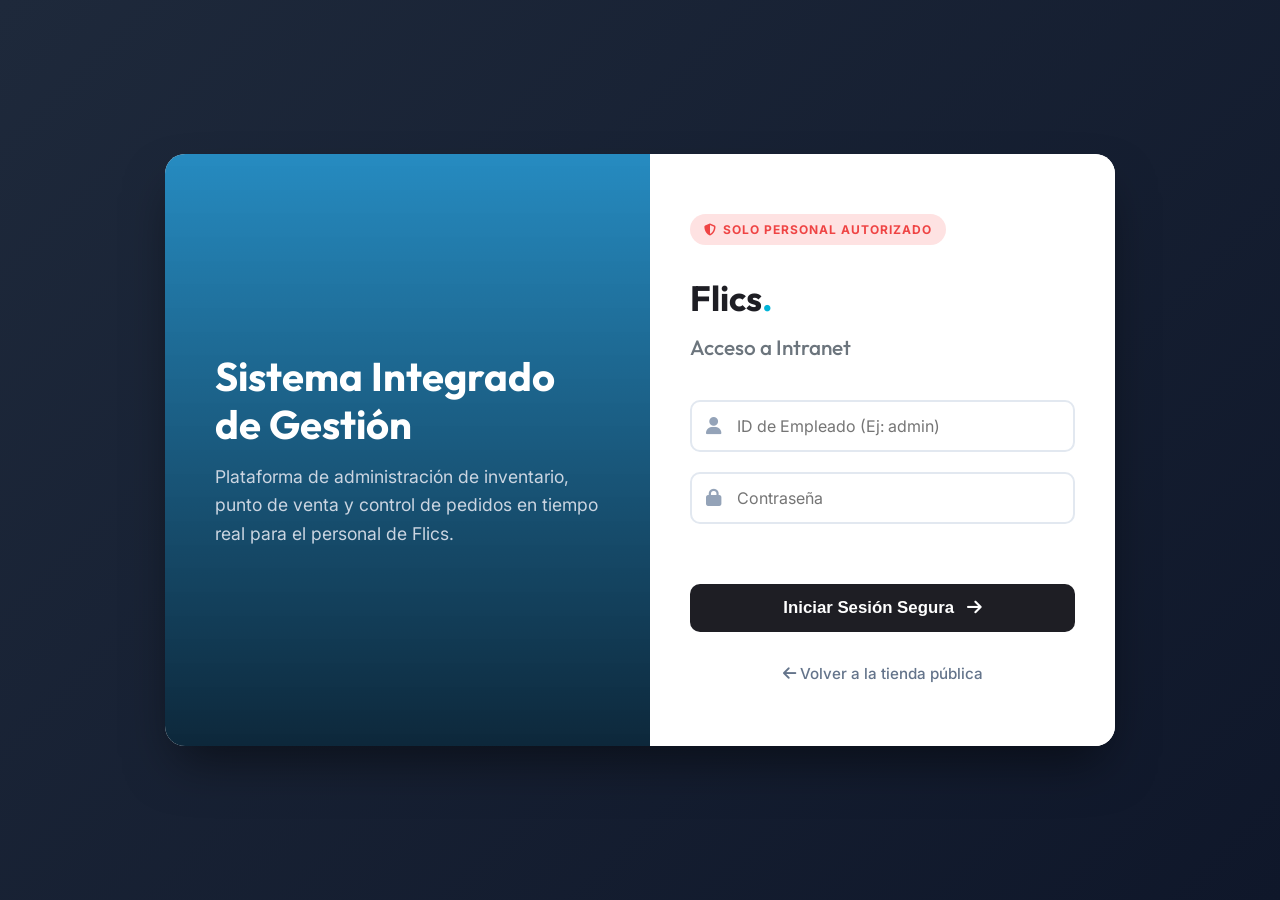
<file: FrontEnd/login-personal.html>
<!DOCTYPE html>
<html lang="es">
<head>
    <meta charset="UTF-8">
    <meta name="viewport" content="width=device-width, initial-scale=1.0">
    <title>Portal de Personal | Flics</title>
    <link href="https://fonts.googleapis.com/css2?family=Outfit:wght@400;600;800&family=Inter:wght@400;500;700&display=swap" rel="stylesheet">
    <link rel="stylesheet" href="https://cdnjs.cloudflare.com/ajax/libs/font-awesome/6.4.0/css/all.min.css">
    
    <link rel="stylesheet" href="css/styles.css">
</head>
<body class="bg-intranet">

    <div class="admin-login-wrapper">
        
        <div class="admin-image-panel">
            <h1>Sistema Integrado<br>de Gestión</h1>
            <p>Plataforma de administración de inventario, punto de venta y control de pedidos en tiempo real para el personal de Flics.</p>
        </div>

        <div class="admin-form-panel">
            <div class="security-badge">
                <i class="fas fa-shield-alt"></i> Solo Personal Autorizado
            </div>
            
            <a href="index.html" class="logo">Flics<span>.</span></a>
            <h2>Acceso a Intranet</h2>
            
            <div class="input-group">
                <input type="text" id="login-id" placeholder="ID de Empleado (Ej: admin)">
                <i class="fas fa-user"></i>
            </div>
            
            <div class="input-group">
                <input type="password" id="login-pass" placeholder="Contraseña">
                <i class="fas fa-lock"></i>
            </div>
            
            <p id="login-error" style="color: #ef4444; font-size: 13.5px; font-weight: 500; margin: -5px 0 15px 0; min-height: 20px;"></p>
            
            <button id="btn-ingresar" class="btn-admin-login w-100">
                Iniciar Sesión Segura <i class="fas fa-arrow-right" style="margin-left: 8px;"></i>
            </button>
            
            <a href="index.html" class="back-link"><i class="fas fa-arrow-left"></i> Volver a la tienda pública</a>
        </div>

    </div>

    <script src="js/config.js"></script>
    <script src="js/api.js"></script>
    <script src="js/login-personal.js"></script>
</body>
</html>
</file>
<file: FrontEnd/css/styles.css>
:root {
    --primary-color: #00b4d8;
    --primary-dark: #0077b6;
    --secondary-color: #1e1e24;
    --accent-color: #ef4444;
    --success-color: #22c55e;
    --bg-color: #f8f9fa;
    --card-bg: #ffffff;
    --text-color: #2b2d42;
    --text-muted: #6c757d;
    --border-radius: 12px;
    --transition: all 0.3s cubic-bezier(0.4, 0, 0.2, 1);
}

* {
    margin: 0;
    padding: 0;
    box-sizing: border-box;
}

body {
    font-family: 'Inter', sans-serif;
    background-color: var(--bg-color);
    color: var(--text-color);
    line-height: 1.6;
    scroll-behavior: smooth;
}

h1, h2, h3, .logo {
    font-family: 'Outfit', sans-serif;
    font-weight: 700;
}

.container {
    max-width: 1200px;
    margin: 0 auto;
    padding: 0 20px;
}

.w-100 { width: 100%; }
.text-muted { color: var(--text-muted); }

/* --- BOTONES --- */
.btn-primary, .btn-secondary, .btn-primary-outline {
    display: inline-flex;
    align-items: center;
    justify-content: center;
    padding: 12px 24px;
    font-size: 1rem;
    font-weight: 600;
    border-radius: var(--border-radius);
    cursor: pointer;
    transition: var(--transition);
    border: none;
    text-decoration: none;
    gap: 8px;
}

.btn-primary {
    background-color: var(--primary-color);
    color: #fff;
}
.btn-primary:hover { background-color: var(--primary-dark); }

.btn-secondary {
    background-color: var(--secondary-color);
    color: #fff;
}
.btn-secondary:hover { opacity: 0.9; }

.btn-primary-outline {
    background: transparent;
    border: 2px solid var(--primary-color);
    color: var(--primary-color);
}
.btn-primary-outline:hover {
    background: var(--primary-color);
    color: white;
}


.navbar {
    background: rgba(255, 255, 255, 0.95);
    backdrop-filter: blur(10px);
    position: fixed;
    top: 0;
    width: 100%;
    z-index: 1000;
    box-shadow: 0 2px 10px rgba(0,0,0,0.05);
}

.nav-content {
    display: flex;
    justify-content: space-between;
    align-items: center;
    height: 70px;
}

.logo {
    font-size: 1.8rem;
    color: var(--secondary-color);
    text-decoration: none;
}
.logo span { color: var(--primary-color); }

.nav-links {
    display: flex;
    list-style: none;
    align-items: center;
    gap: 25px;
}

.nav-links a {
    text-decoration: none;
    color: var(--text-color);
    font-weight: 500;
    transition: var(--transition);
}
.nav-links a:hover { color: var(--primary-color); }

.cart-icon {
    position: relative;
    font-size: 1.3rem;
}
.cart-count {
    position: absolute;
    top: -10px;
    right: -12px;
    background: var(--accent-color);
    color: white;
    font-size: 0.75rem;
    width: 18px;
    height: 18px;
    border-radius: 50%;
    display: flex;
    align-items: center;
    justify-content: center;
    font-weight: bold;
}

.mobile-menu-btn {
    display: none;
    cursor: pointer;
    z-index: 1001;
}
.mobile-menu-btn .bar {
    width: 25px;
    height: 3px;
    background-color: var(--secondary-color);
    margin: 5px 0;
    transition: var(--transition);
}
/* Anima las 3 rayitas a una "X" cuando el menú está abierto */
.mobile-menu-btn.active .bar:nth-child(1) {
    transform: translateY(8px) rotate(45deg);
}
.mobile-menu-btn.active .bar:nth-child(2) {
    opacity: 0;
}
.mobile-menu-btn.active .bar:nth-child(3) {
    transform: translateY(-8px) rotate(-45deg);
}


.hero {
    padding: 160px 0 100px 0;
    background: linear-gradient(135deg, #e0f2fe 0%, #ffedf5 100%);
    position: relative;
    overflow: hidden;
}

.hero-content {
    max-width: 700px;
    position: relative;
    z-index: 2;
}

.hero-title {
    font-size: 3.5rem;
    line-height: 1.2;
    margin-bottom: 20px;
    color: var(--secondary-color);
}

.gradient-text {
    background: linear-gradient(45deg, var(--primary-dark), #742284);
    -webkit-background-clip: text;
    background-clip: text;
    -webkit-text-fill-color: transparent;
}

.hero-subtitle {
    font-size: 1.2rem;
    margin-bottom: 35px;
    color: var(--text-muted);
}

.hero-buttons {
    display: flex;
    gap: 15px;
}


.features { padding: 60px 0; background: white; }
.features-grid {
    display: grid;
    grid-template-columns: repeat(auto-fit, minmax(280px, 1fr));
    gap: 30px;
}
.feature-card {
    padding: 30px;
    border-radius: var(--border-radius);
    background: var(--bg-color);
    transition: var(--transition);
}
.feature-card:hover { transform: translateY(-5px); }
.feature-icon { font-size: 2.5rem; margin-bottom: 15px; }


.categories { padding: 80px 0; }
.section-title {
    text-align: center;
    font-size: 2.2rem;
    margin-bottom: 40px;
    position: relative;
}
.categories-grid {
    display: grid;
    grid-template-columns: repeat(auto-fit, minmax(240px, 1fr));
    gap: 25px;
}
.category-card {
    position: relative;
    height: 300px;
    border-radius: var(--border-radius);
    overflow: hidden;
    box-shadow: 0 4px 15px rgba(0,0,0,0.05);
}
.category-img {
    width: 100%;
    height: 100%;
    object-fit: cover;
    transition: var(--transition);
}
.category-card:hover .category-img { transform: scale(1.05); }
.category-content {
    position: absolute;
    bottom: 0;
    width: 100%;
    padding: 20px;
    background: linear-gradient(transparent, rgba(0,0,0,0.8));
    color: white;
}
.category-link {
    color: var(--primary-color);
    text-decoration: none;
    font-weight: bold;
    font-size: 0.9rem;
}


.products { padding: 80px 0; background: white; }

.products-filters {
    display: flex;
    flex-wrap: wrap;
    gap: 16px;
    align-items: center;
    justify-content: space-between;
    margin-bottom: 20px;
}
.filter-search {
    position: relative;
    flex: 1 1 260px;
    max-width: 420px;
}
.filter-search i {
    position: absolute;
    left: 14px;
    top: 50%;
    transform: translateY(-50%);
    color: var(--text-muted);
}
.filter-search input {
    width: 100%;
    padding: 11px 14px 11px 38px;
    border: 1px solid #cbd5e1;
    border-radius: 999px;
    font-family: inherit;
    font-size: 0.95rem;
    transition: var(--transition);
}
.filter-search input:focus {
    outline: none;
    border-color: var(--primary-color);
    box-shadow: 0 0 0 3px rgba(0, 180, 216, 0.15);
}
.filter-controls {
    display: flex;
    flex-wrap: wrap;
    gap: 10px;
    align-items: center;
}
.filter-price-group {
    display: flex;
    align-items: center;
    gap: 6px;
    color: var(--text-muted);
}
.filter-select {
    padding: 10px 12px;
    border: 1px solid #cbd5e1;
    border-radius: 8px;
    font-family: inherit;
    font-size: 0.9rem;
    background: white;
    color: var(--text-color);
}
.filter-price-group input.filter-select { width: 90px; }
.filter-select:focus { outline: none; border-color: var(--primary-color); }
.filter-clear {
    display: flex;
    align-items: center;
    gap: 6px;
    padding: 10px 14px;
    border: 1px solid #e2e8f0;
    background: none;
    border-radius: 8px;
    color: var(--text-muted);
    font-family: inherit;
    font-size: 0.9rem;
    cursor: pointer;
    transition: var(--transition);
}
.filter-clear:hover { background: #f1f5f9; color: var(--accent-color); border-color: #fca5a5; }

.category-chips {
    display: flex;
    flex-wrap: wrap;
    gap: 10px;
    margin-bottom: 10px;
}
.category-chip {
    padding: 8px 18px;
    border-radius: 999px;
    border: 1px solid #e2e8f0;
    background: white;
    color: var(--text-color);
    font-family: inherit;
    font-size: 0.88rem;
    font-weight: 600;
    cursor: pointer;
    transition: var(--transition);
    white-space: nowrap;
}
.category-chip:hover { border-color: var(--primary-color); color: var(--primary-color); }
.category-chip.active {
    background: var(--primary-color);
    border-color: var(--primary-color);
    color: white;
}
.filter-results-info {
    font-size: 0.85rem;
    color: var(--text-muted);
    margin-bottom: 20px;
}
.no-products-found {
    grid-column: 1/-1;
    text-align: center;
    padding: 60px 20px;
    color: var(--text-muted);
}
.no-products-found i { font-size: 2.5rem; margin-bottom: 15px; opacity: 0.5; display: block; }

@media (max-width: 768px) {
    .products-filters { flex-direction: column; align-items: stretch; }
    .filter-search { flex: none; max-width: none; }
    .filter-controls { justify-content: stretch; }
    .filter-price-group, .filter-select, .filter-clear { flex: 1; }
    .category-chips { flex-wrap: nowrap; overflow-x: auto; padding-bottom: 6px; -webkit-overflow-scrolling: touch; }
}

.products-grid {
    display: grid;
    grid-template-columns: repeat(auto-fill, minmax(220px, 1fr));
    gap: 30px;
}
.product-card {
    background: var(--card-bg);
    border-radius: var(--border-radius);
    border: 1px solid #edf2f7;
    overflow: hidden;
    position: relative;
    display: flex;
    flex-direction: column;
    transition: var(--transition);
}
.product-card:hover {
    box-shadow: 0 10px 20px rgba(0,0,0,0.05);
    transform: translateY(-3px);
}
.product-badge {
    position: absolute;
    top: 12px;
    left: 12px;
    background: var(--primary-color);
    color: white;
    padding: 4px 10px;
    font-size: 0.75rem;
    font-weight: bold;
    border-radius: 20px;
    z-index: 2;
}
.product-img-container {
    width: 100%;
    height: 180px;
    background: #f1f5f9;
    overflow: hidden;
}
.product-img {
    width: 100%;
    height: 100%;
    object-fit: cover;
}
.product-info {
    padding: 15px;
    display: flex;
    flex-direction: column;
    flex-grow: 1;
}
.product-cat {
    font-size: 0.75rem;
    color: var(--text-muted);
    text-transform: uppercase;
    margin-bottom: 5px;
}
.product-title {
    font-size: 1rem;
    font-weight: 600;
    margin-bottom: 10px;
    height: 44px;
    display: -webkit-box;
    -webkit-line-clamp: 2;
    line-clamp: 2;
    -webkit-box-orient: vertical;
    overflow: hidden;
}
.product-meta {
    display: flex;
    justify-content: space-between;
    align-items: center;
    margin-top: auto;
}
.product-price {
    font-size: 1.25rem;
    font-weight: 700;
    color: var(--secondary-color);
}
.btn-add-cart {
    background: var(--secondary-color);
    color: white;
    border: none;
    width: 36px;
    height: 36px;
    border-radius: 50%;
    cursor: pointer;
    transition: var(--transition);
}
.btn-add-cart:hover { background: var(--primary-color); }


.banner {
    padding: 80px 0;
    background: linear-gradient(rgba(0,0,0,0.6), rgba(0,0,0,0.6)), url('https://images.unsplash.com/photo-1542838132-92c53300491e?w=1200') center/cover no-repeat;
    color: white;
    text-align: center;
}
.banner-content { max-width: 600px; }
.banner-text h2 { font-size: 2.5rem; margin-bottom: 15px; }
.banner-text p { margin-bottom: 30px; font-size: 1.1rem; }


.footer { background: var(--secondary-color); color: #cbd5e1; padding: 60px 0 20px 0; }
.footer-grid {
    display: grid;
    grid-template-columns: repeat(auto-fit, minmax(220px, 1fr));
    gap: 40px;
    margin-bottom: 40px;
}
.footer-brand .logo { color: white; margin-bottom: 15px; display: block; }
.footer h4 { color: white; margin-bottom: 20px; font-size: 1.1rem; }
.footer ul { list-style: none; }
.footer ul li { margin-bottom: 10px; }
.footer ul li a { color: #cbd5e1; text-decoration: none; transition: var(--transition); }
.footer ul li a:hover { color: var(--primary-color); }
.footer-contact p { margin-bottom: 10px; }
.footer-bottom { text-align: center; padding-top: 20px; border-top: 1px solid #334155; font-size: 0.9rem; }


.cart-sidebar {
    position: fixed;
    top: 0;
    right: -400px;
    width: 400px;
    height: 100%;
    background: white;
    z-index: 1100;
    box-shadow: -5px 0 25px rgba(0,0,0,0.1);
    transition: right 0.4s cubic-bezier(0.4, 0, 0.2, 1);
    display: flex;
    flex-direction: column;
}
.cart-sidebar.show { right: 0; }
.cart-header {
    padding: 20px;
    border-bottom: 1px solid #e2e8f0;
    display: flex;
    justify-content: space-between;
    align-items: center;
}
.close-cart { background: none; border: none; font-size: 1.2rem; cursor: pointer; }
.cart-items { flex-grow: 1; overflow-y: auto; padding: 20px; }
.cart-item {
    display: flex;
    align-items: center;
    gap: 15px;
    margin-bottom: 15px;
    padding-bottom: 15px;
    border-bottom: 1px solid #f1f5f9;
}
.cart-item-img { width: 50px; height: 50px; object-fit: cover; border-radius: 6px; }
.cart-item-details { flex-grow: 1; }
.cart-item-title { font-weight: 600; font-size: 0.95rem; }
.cart-item-price { color: var(--text-muted); font-size: 0.85rem; }
.cart-footer { padding: 20px; border-top: 1px solid #e2e8f0; background: #f8fafc; }
.cart-total {
    display: flex;
    justify-content: space-between;
    font-weight: bold;
    font-size: 1.2rem;
    margin-bottom: 15px;
}
.cart-overlay {
    position: fixed;
    top: 0;
    left: 0;
    width: 100%;
    height: 100%;
    background: rgba(0,0,0,0.5);
    z-index: 1050;
    display: none;
}
.cart-overlay.show { display: block; }


.modal {
    position: fixed;
    top: 0;
    left: 0;
    width: 100%;
    height: 100%;
    background: rgba(0,0,0,0.6);
    z-index: 1200;
    display: flex;
    align-items: center;
    justify-content: center;
    opacity: 0;
    pointer-events: none;
    transition: opacity 0.3s ease;
}
.modal.show { opacity: 1; pointer-events: auto; }
.modal-content {
    background: white;
    padding: 30px;
    border-radius: var(--border-radius);
    width: 100%;
    max-width: 420px;
    position: relative;
}
.modal-lg { max-width: 950px; width: 95%; }
.close-modal {
    position: absolute;
    top: 15px;
    right: 20px;
    font-size: 1.5rem;
    cursor: pointer;
}
.form-group { margin-bottom: 15px; }
.form-group label { display: block; margin-bottom: 5px; font-weight: 600; font-size: 0.9rem; }
.form-group input, .form-group select {
    width: 100%;
    padding: 10px;
    border: 1px solid #cbd5e1;
    border-radius: 6px;
    font-family: inherit;
}


.admin-tabs { display: flex; gap: 10px; margin: 20px 0; border-bottom: 2px solid #e2e8f0; padding-bottom: 10px; }
.admin-tab-btn {
    padding: 10px 20px;
    border: none;
    background: none;
    font-weight: 600;
    cursor: pointer;
    color: var(--text-muted);
}
.admin-tab-btn.active { color: var(--primary-color); border-bottom: 2px solid var(--primary-color); }
.admin-tab-content { display: none; }
.admin-tab-content.active { display: block; }
.admin-sections { display: grid; grid-template-columns: 1.5fr 1fr; gap: 30px; max-height: 60vh; overflow-y: auto; }
.admin-grid { display: flex; flex-direction: column; gap: 10px; max-height: 55vh; overflow-y: auto; }

.admin-item {
    display: flex;
    justify-content: space-between;
    align-items: center;
    background: #f8fafc;
    padding: 12px;
    border-radius: 8px;
    border: 1px solid #e2e8f0;
}
.admin-item-title { font-weight: 600; }
.admin-item-cat { font-size: 0.8rem; color: var(--text-muted); }
.admin-item-price-edit { display: flex; gap: 8px; align-items: center; }
.admin-item-price-edit input { width: 80px; padding: 6px; border: 1px solid #cbd5e1; border-radius: 4px; text-align: center; }

.btn-save-price {
    background: var(--success-color);
    color: white;
    border: none;
    width: 32px;
    height: 32px;
    border-radius: 4px;
    cursor: pointer;
    display: flex;
    align-items: center;
    justify-content: center;
    transition: var(--transition);
}
.btn-save-price:hover { opacity: 0.9; }

/* SECCIÓN DE GRÁFICOS  */
.charts-dashboard-grid {
    display: grid;
    grid-template-columns: 1fr 1fr;
    gap: 20px;
    max-height: 62vh;
    overflow-y: auto;
    padding-right: 5px;
}
.chart-box {
    background: #ffffff;
    border: 1px solid #e2e8f0;
    border-radius: 10px;
    padding: 20px;
    box-shadow: 0 2px 5px rgba(0,0,0,0.02);
}
.chart-box.full-width {
    grid-column: 1 / -1;
}
.chart-box h4 {
    margin-bottom: 15px;
    font-size: 1.05rem;
    color: var(--secondary-color);
    border-left: 4px solid var(--primary-color);
    padding-left: 10px;
}
.chart-wrapper {
    position: relative;
    height: 220px;
    width: 100%;
}
.chart-wrapper-large {
    position: relative;
    height: 280px;
    width: 100%;
}
/* =========================================
   ESTILOS DEL LOGIN DE PERSONAL (INTRANET)
   ========================================= */

/* Fondo oscuro corporativo exclusivo de esta vista */
.bg-intranet {
    background: linear-gradient(135deg, #1e293b 0%, #0f172a 100%);
    min-height: 100vh;
    display: flex;
    align-items: center;
    justify-content: center;
    margin: 0;
}

.admin-login-wrapper {
    display: flex;
    background: white;
    border-radius: 20px;
    box-shadow: 0 25px 50px -12px rgba(0, 0, 0, 0.5);
    overflow: hidden;
    width: 90%;
    max-width: 950px;
    min-height: 550px;
}

.admin-image-panel {
    flex: 1;
    background: linear-gradient(rgba(0, 119, 182, 0.85), rgba(0, 28, 48, 0.95)), 
                url('https://images.unsplash.com/photo-1542838132-92c53300491e?w=800') center/cover;
    display: none;
    flex-direction: column;
    justify-content: center;
    padding: 50px;
    color: white;
}

@media (min-width: 768px) {
    .admin-image-panel { display: flex; }
}

.admin-image-panel h1 {
    font-size: 2.5rem;
    margin-bottom: 15px;
    line-height: 1.2;
}

.admin-image-panel p {
    color: #cbd5e1;
    font-size: 1.1rem;
    line-height: 1.6;
}

.admin-form-panel {
    flex: 1;
    padding: 60px 40px;
    display: flex;
    flex-direction: column;
    justify-content: center;
    background: #ffffff;
}

.security-badge {
    display: inline-flex;
    align-items: center;
    gap: 6px;
    background: #fee2e2;
    color: #ef4444;
    padding: 6px 14px;
    border-radius: 20px;
    font-size: 0.75rem;
    font-weight: 700;
    text-transform: uppercase;
    letter-spacing: 1px;
    margin-bottom: 25px;
    width: fit-content;
}

.admin-form-panel .logo {
    font-size: 2.2rem;
    margin-bottom: 5px;
}

.admin-form-panel h2 {
    font-size: 1.3rem;
    color: var(--text-muted);
    font-weight: 500;
    margin-bottom: 35px;
}

.input-group {
    position: relative;
    margin-bottom: 20px;
}

.input-group i {
    position: absolute;
    left: 16px;
    top: 50%;
    transform: translateY(-50%);
    color: #94a3b8;
    font-size: 1.1rem;
    transition: 0.3s;
}

.input-group input {
    width: 100%;
    padding: 14px 15px 14px 45px;
    border: 2px solid #e2e8f0;
    border-radius: 10px;
    font-size: 1rem;
    outline: none;
    transition: all 0.3s ease;
    font-family: inherit;
}

.input-group input:focus {
    border-color: var(--primary-color);
    box-shadow: 0 0 0 4px rgba(0, 180, 216, 0.1);
}

.input-group input:focus + i {
    color: var(--primary-color);
}

.btn-admin-login {
    background: var(--secondary-color);
    color: white;
    padding: 14px;
    border: none;
    border-radius: 10px;
    font-size: 1.05rem;
    font-weight: 600;
    cursor: pointer;
    transition: 0.3s;
    margin-top: 10px;
}

.btn-admin-login:hover {
    background: #0f172a;
    transform: translateY(-2px);
    box-shadow: 0 10px 15px -3px rgba(0,0,0,0.1);
}

.back-link {
    display: block;
    text-align: center;
    margin-top: 30px;
    color: #64748b;
    text-decoration: none;
    font-weight: 500;
    font-size: 0.95rem;
    transition: 0.2s;
}

.back-link:hover { color: var(--primary-color); }

/*  TOASTS  */
.toast-container { position: fixed; bottom: 20px; left: 20px; z-index: 1300; display: flex; flex-direction: column; gap: 10px; }
.toast { background: var(--secondary-color); color: white; padding: 12px 25px; border-radius: 6px; box-shadow: 0 4px 12px rgba(0,0,0,0.15); font-size: 0.9rem; animation: slideIn 0.3s ease; }
@keyframes slideIn { from { transform: translateX(-100%); opacity: 0; } to { transform: translateX(0); opacity: 1; } }

/* ORDER CARDS ADMIN */
.order-card-admin {
    background: white;
    border: 1px solid #e2e8f0;
    border-radius: 12px;
    padding: 16px 20px;
    margin-bottom: 16px;
    box-shadow: 0 1px 3px rgba(0,0,0,0.04);
    transition: box-shadow 0.2s;
}

.order-card-admin:hover { box-shadow: 0 4px 12px rgba(0,0,0,0.06); }

.order-card-header-admin {
    display: flex;
    justify-content: space-between;
    align-items: flex-start;
    margin-bottom: 6px;
    flex-wrap: wrap;
    gap: 8px;
}

.order-card-info {
    display: flex;
    align-items: center;
    gap: 10px;
    flex-wrap: wrap;
}

.order-card-id {
    font-weight: 700;
    font-size: 1.05rem;
    color: var(--primary-color);
}

.order-card-date {
    font-size: 0.85rem;
    color: var(--text-muted);
}

.order-card-total {
    font-weight: 700;
    font-size: 1.1rem;
    color: var(--secondary-color);
}

.order-card-client {
    font-size: 0.85rem;
    color: var(--text-muted);
    margin-bottom: 10px;
}

.order-card-actions {
    margin-top: 8px;
}

/* STEPPER */
.stepper-container {
    display: flex;
    align-items: center;
    gap: 0;
    padding: 10px 0;
}

.stepper-step {
    display: flex;
    align-items: center;
    gap: 6px;
    flex-shrink: 0;
}

.stepper-circle {
    width: 32px;
    height: 32px;
    border-radius: 50%;
    display: flex;
    align-items: center;
    justify-content: center;
    font-size: 0.8rem;
    font-weight: 700;
    transition: all 0.3s;
}

.stepper-step.completed .stepper-circle {
    background: #22c55e;
    color: white;
}

.stepper-step.active .stepper-circle {
    background: var(--primary-color);
    color: white;
    box-shadow: 0 0 0 3px rgba(0, 180, 216, 0.25);
}

.stepper-step.pending .stepper-circle {
    background: #e2e8f0;
    color: #94a3b8;
}

.stepper-label {
    font-size: 0.8rem;
    font-weight: 600;
    white-space: nowrap;
}

.stepper-step.completed .stepper-label { color: #16a34a; }
.stepper-step.active .stepper-label { color: var(--primary-color); }
.stepper-step.pending .stepper-label { color: #94a3b8; }

.stepper-line {
    width: 24px;
    height: 2px;
    background: #e2e8f0;
    flex-shrink: 0;
    margin: 0 4px;
}

.stepper-step.completed + .stepper-line { background: #22c55e; }
.stepper-step.active + .stepper-line { background: var(--primary-color); }

.btn-avanzar {
    padding: 8px 18px;
    border: none;
    border-radius: 8px;
    font-size: 0.85rem;
    font-weight: 600;
    cursor: pointer;
    background: var(--primary-color);
    color: white;
    transition: all 0.2s;
}

.btn-avanzar:hover {
    background: var(--primary-dark);
    transform: translateY(-1px);
}

.btn-cancelar-pedido {
    padding: 8px 18px;
    border: none;
    border-radius: 8px;
    font-size: 0.85rem;
    font-weight: 600;
    cursor: pointer;
    background: var(--accent-color);
    color: white;
    transition: all 0.2s;
}

.btn-cancelar-pedido:hover {
    background: #dc2626;
    transform: translateY(-1px);
}

/* ADMIN TIMELINE */
.admin-timeline {
    background: #f8fafc;
    border-radius: 8px;
    padding: 10px 15px;
    border: 1px solid #e2e8f0;
    margin-top: 8px;
}

/* RESPONSIVE */
@media (max-width: 768px) {
    .nav-links {
        display: flex;
        flex-direction: column;
        align-items: flex-start;
        gap: 0;
        position: fixed;
        top: 70px;
        left: 0;
        width: 100%;
        background: white;
        padding: 10px 24px 20px;
        box-shadow: 0 10px 15px rgba(0,0,0,0.08);
        transform: translateY(-150%);
        opacity: 0;
        pointer-events: none;
        transition: transform 0.3s ease, opacity 0.3s ease;
        z-index: 999;
    }
    .nav-links.active {
        transform: translateY(0);
        opacity: 1;
        pointer-events: auto;
    }
    .nav-links li {
        width: 100%;
        padding: 12px 0;
        border-bottom: 1px solid #f1f5f9;
    }
    .nav-links li:last-child { border-bottom: none; }
    .mobile-menu-btn { display: block; }
    .hero-title { font-size: 2.5rem; }
    .admin-sections { grid-template-columns: 1fr; }
    .charts-dashboard-grid { grid-template-columns: 1fr; }
    .cart-sidebar { width: 100%; right: -100%; }
}

/* YAPE PAYMENT MODAL */
#yape-modal .modal-content { overflow: visible; }
.yape-qr-wrap { position: relative; display: inline-block; }
.yape-amount-float {
    position: absolute;
    top: 10px;
    left: calc(100% + 24px);
    width: 190px;
    background: linear-gradient(135deg, #742284, #9c3fb0);
    color: #fff;
    padding: 14px 16px;
    border-radius: 14px;
    box-shadow: 0 10px 25px rgba(116, 34, 132, 0.35);
    text-align: center;
    animation: yapeFloat 2.6s ease-in-out infinite;
}
.yape-amount-float::before {
    content: '';
    position: absolute;
    left: -8px;
    top: 24px;
    border-width: 8px 10px 8px 0;
    border-style: solid;
    border-color: transparent #742284 transparent transparent;
}
.yape-amount-float .yape-amount-label {
    font-size: 0.78rem;
    text-transform: uppercase;
    letter-spacing: 0.05em;
    opacity: 0.9;
}
.yape-amount-float .yape-amount-value {
    font-size: 1.7rem;
    font-weight: 800;
    font-family: 'Outfit', sans-serif;
    margin-top: 2px;
}
@keyframes yapeFloat {
    0%, 100% { transform: translateY(0); }
    50% { transform: translateY(-8px); }
}

.btn-whatsapp {
    display: flex;
    align-items: center;
    justify-content: center;
    gap: 10px;
    width: 100%;
    padding: 12px;
    margin-top: 12px;
    background: #25D366;
    color: #fff;
    border: none;
    border-radius: 8px;
    font-family: inherit;
    font-size: 1rem;
    font-weight: 600;
    text-decoration: none;
    cursor: pointer;
    transition: var(--transition);
}
.btn-whatsapp:hover { background: #1ebe5b; }
.btn-whatsapp i { font-size: 1.2rem; }

@media (max-width: 768px) {
    .yape-amount-float {
        position: static;
        left: auto;
        top: auto;
        transform: none !important;
        width: 100%;
        margin: 16px 0 0;
        animation: none;
    }
    .yape-amount-float::before { display: none; }
}
</file>
